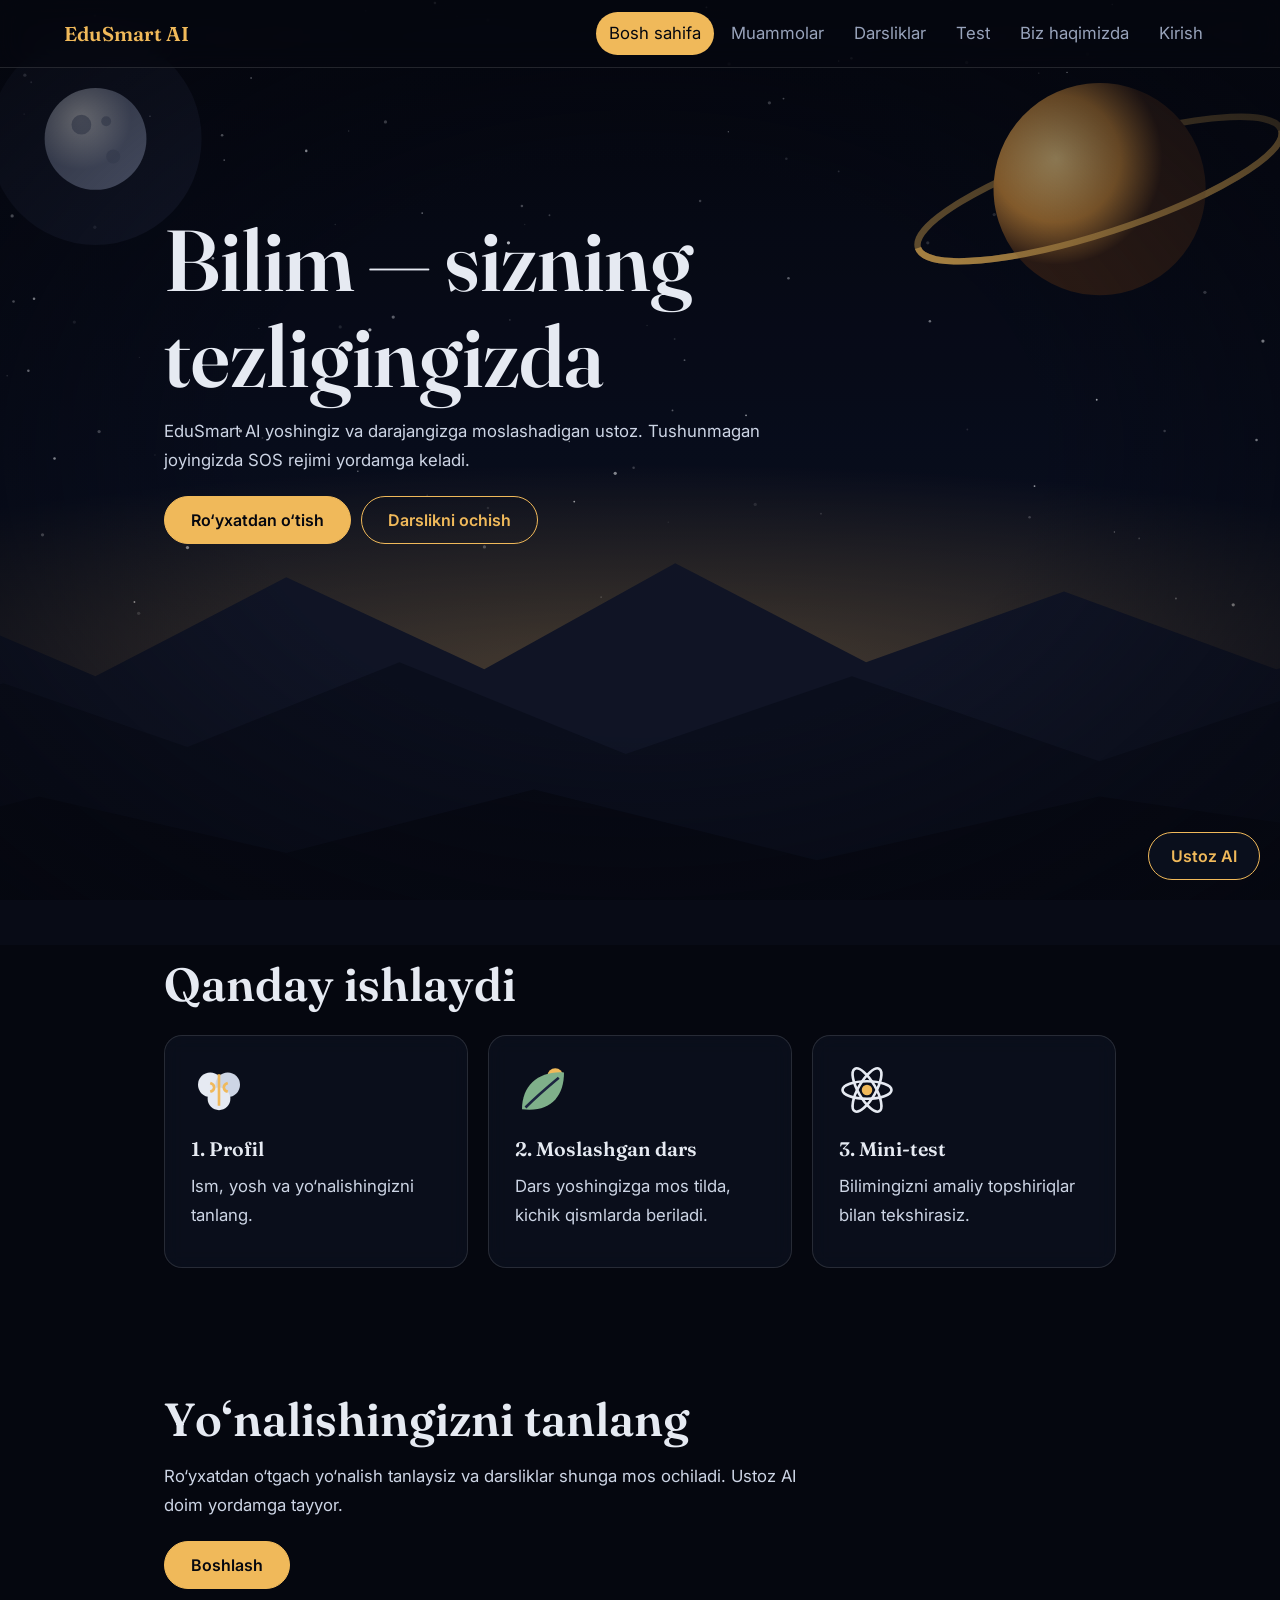
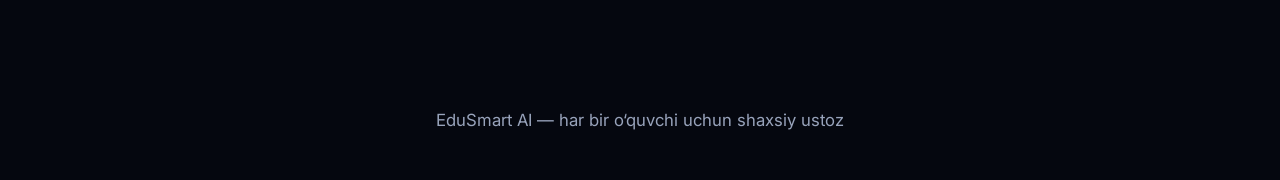
<file: edusmart/index.html>
<!DOCTYPE html><html lang="uz"><head><meta charset="utf-8"><meta name="viewport" content="width=device-width,initial-scale=1"><title>Bosh sahifa — EduSmart AI</title><link href="https://fonts.googleapis.com/css2?family=Fraunces:wght@600&family=Inter:wght@400;600&display=swap" rel="stylesheet"><link rel="stylesheet" href="style.css"><script>sessionStorage.flip&&(document.documentElement.className="fl")</script></head><body><main><section class="hero"><h1>Bilim — sizning tezligingizda</h1><p>EduSmart AI yoshingiz va darajangizga moslashadigan ustoz. Tushunmagan joyingizda SOS rejimi yordamga keladi.</p><a class="btn" href="kirish.html">Ro‘yxatdan o‘tish</a><a class="btn g" href="darsliklar.html">Darslikni ochish</a></section>
<section><h2>Qanday ishlaydi</h2><div class="grid"><div class="card"><img src="assets/brain.svg" alt=""><h3>1. Profil</h3><p>Ism, yosh va yo‘nalishingizni tanlang.</p></div><div class="card"><img src="assets/leaf.svg" alt=""><h3>2. Moslashgan dars</h3><p>Dars yoshingizga mos tilda, kichik qismlarda beriladi.</p></div><div class="card"><img src="assets/atom.svg" alt=""><h3>3. Mini-test</h3><p>Bilimingizni amaliy topshiriqlar bilan tekshirasiz.</p></div></div></section>
<section><h2>Yo‘nalishingizni tanlang</h2><p>Ro‘yxatdan o‘tgach yo‘nalish tanlaysiz va darsliklar shunga mos ochiladi. Ustoz AI doim yordamga tayyor.</p><a class="btn" href="kirish.html">Boshlash</a></section></main><script src="data.js"></script><script src="app.js"></script></body></html>
</file>
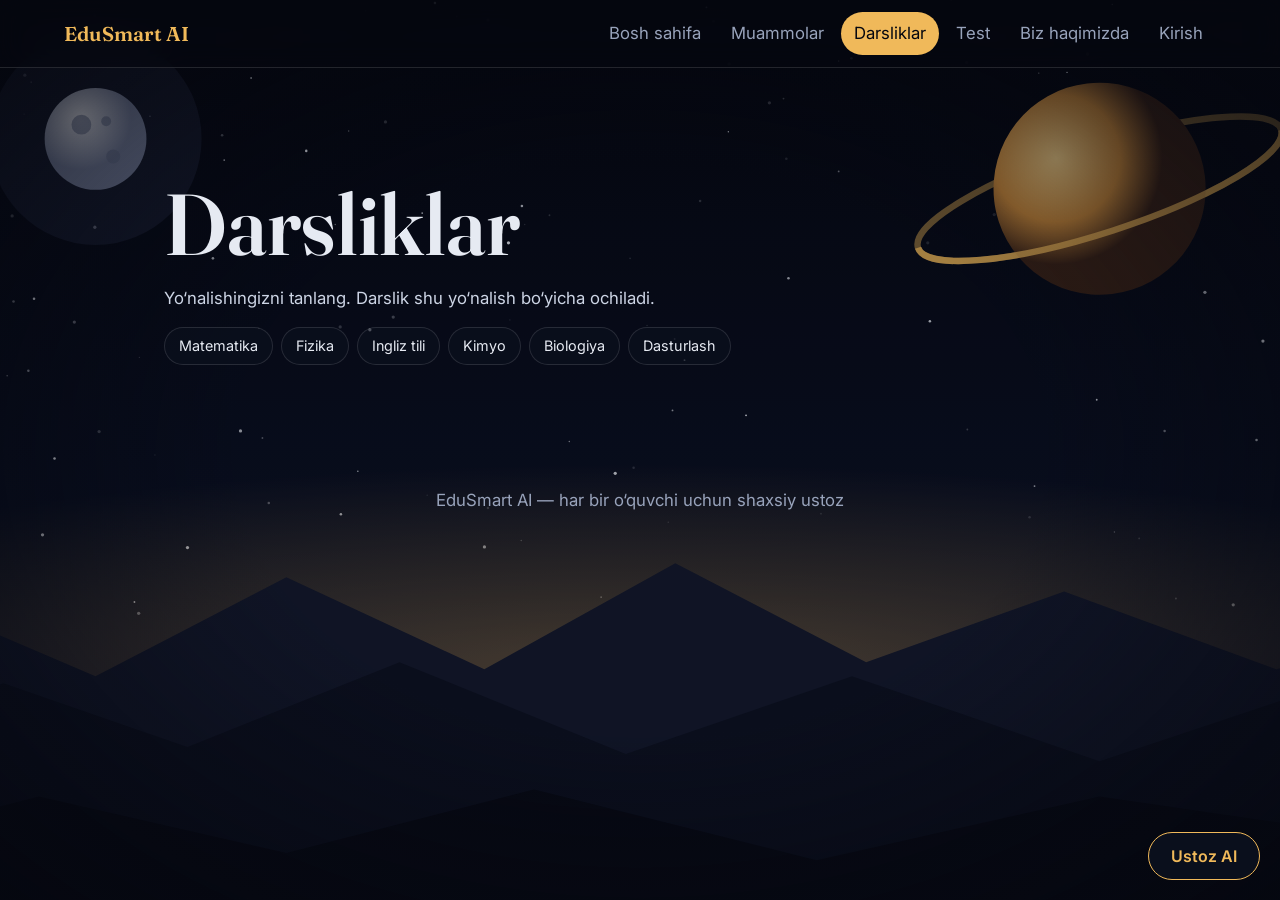
<file: edusmart/darsliklar.html>
<!DOCTYPE html><html lang="uz"><head><meta charset="utf-8"><meta name="viewport" content="width=device-width,initial-scale=1"><title>Darsliklar — EduSmart AI</title><link href="https://fonts.googleapis.com/css2?family=Fraunces:wght@600&family=Inter:wght@400;600&display=swap" rel="stylesheet"><link rel="stylesheet" href="style.css"><script>sessionStorage.flip&&(document.documentElement.className="fl")</script></head><body><main><section style="padding-top:12vh"><h1>Darsliklar</h1><p>Yo‘nalishingizni tanlang. Darslik shu yo‘nalish bo‘yicha ochiladi.</p><div id="ch" class="chips"></div><div id="bw"></div></section></main><script src="data.js"></script><script src="app.js"></script><script>
const d=localStorage.es_d||(me&&me.d)||'';
$('#ch').innerHTML=Object.keys(D).map(k=>`<button class="chip${k==d?' on2':''}" data-k="${k}">${D[k].n}</button>`).join('');
document.querySelectorAll('.chip').forEach(b=>b.onclick=()=>{localStorage.es_d=b.dataset.k;location.reload()});
if(D[d]){const X=D[d],L=X.l,pg=[['cv',`<h2>${X.n}<br>darsligi</h2><p>${L.length} ta dars. Sahifani varaqlang.</p>`],['',`<h3>Mundarija</h3>`+L.map((l,i)=>`<p><a href="#" class="jm" data-i="${i}">${i+1}. ${l[0]}</a></p>`).join('')]];
L.forEach((l,i)=>{const q=l[3].split('|');pg.push(['',`<h3>${i+1}-dars: ${l[0]}</h3><p>${l[1]}</p><p><b>Misol:</b> ${l[2]}</p>`],['',`<h3>Mashq</h3><p>${q[0]}</p><input class="an" placeholder="Javobingiz"><button class="btn sm ck" data-i="${i}">Tekshirish</button><p class="fb"></p><button class="btn g sm sos" data-i="${i}">Tushunmadim</button>`])});
pg.push(['',`<h3>Dars tugadi</h3><p>Bilimingizni mini-testda tekshiring.</p><a class="btn" href="test.html">Testni boshlash</a>`],['',`<h3>Savolingiz bormi?</h3><p>Ustoz AI istalgan mavzuni oddiy tilda tushuntiradi.</p><button class="btn" id="ai2">Ustoz AI ga yozish</button>`]);
let h='';for(let k=0;k<pg.length;k+=2)h+=`<div class="lf"><div class="${pg[k][0]}">${pg[k][1]}</div><div class="b ${pg[k+1][0]}">${pg[k+1][1]}</div></div>`;
$('#bw').innerHTML=`<div class="book">${h}</div><div class="bk"><button class="btn g" id="pv">Orqaga</button><button class="btn" id="nx">Keyingi sahifa</button></div>`;
const V=[...document.querySelectorAll('.lf')];let k=0;V.forEach((l,i)=>l.style.zIndex=50-i);
function go(x){if(x>0&&k<V.length){const l=V[k];l.style.zIndex=200;l.classList.add('t');setTimeout(()=>l.style.zIndex=10+V.indexOf(l),450);k++}else if(x<0&&k>0){k--;const l=V[k];l.style.zIndex=200;l.classList.remove('t');setTimeout(()=>l.style.zIndex=50-V.indexOf(l),450)}}
function to(n){if(k==n)return;go(k<n?1:-1);setTimeout(()=>to(n),300)}
$('#nx').onclick=()=>go(1);$('#pv').onclick=()=>go(-1);addEventListener('keydown',e=>{if(e.target.tagName!='INPUT'){if(e.key=='ArrowRight')go(1);if(e.key=='ArrowLeft')go(-1)}});
document.querySelectorAll('.jm').forEach(a=>a.onclick=e=>{e.preventDefault();to(1+ +a.dataset.i)});
document.querySelectorAll('.ck').forEach(b=>b.onclick=()=>{const l=L[b.dataset.i],q=l[3].split('|'),v=nm(b.parentNode.querySelector('.an').value),f=b.parentNode.querySelector('.fb');if(q[1].split('/').some(a=>nm(a)==v)){f.textContent='To‘g‘ri! '+l[1].split(/(?<=\.)\s/)[0];f.style.color='#7fb08a'}else{f.textContent='Hali emas. Ishora: '+q[2];f.style.color='#ff9b9b'}});
document.querySelectorAll('.sos').forEach(b=>b.onclick=()=>aiOpen(d,+b.dataset.i));
$('#ai2').onclick=()=>$('#aib').click()}
</script></body></html>
</file>
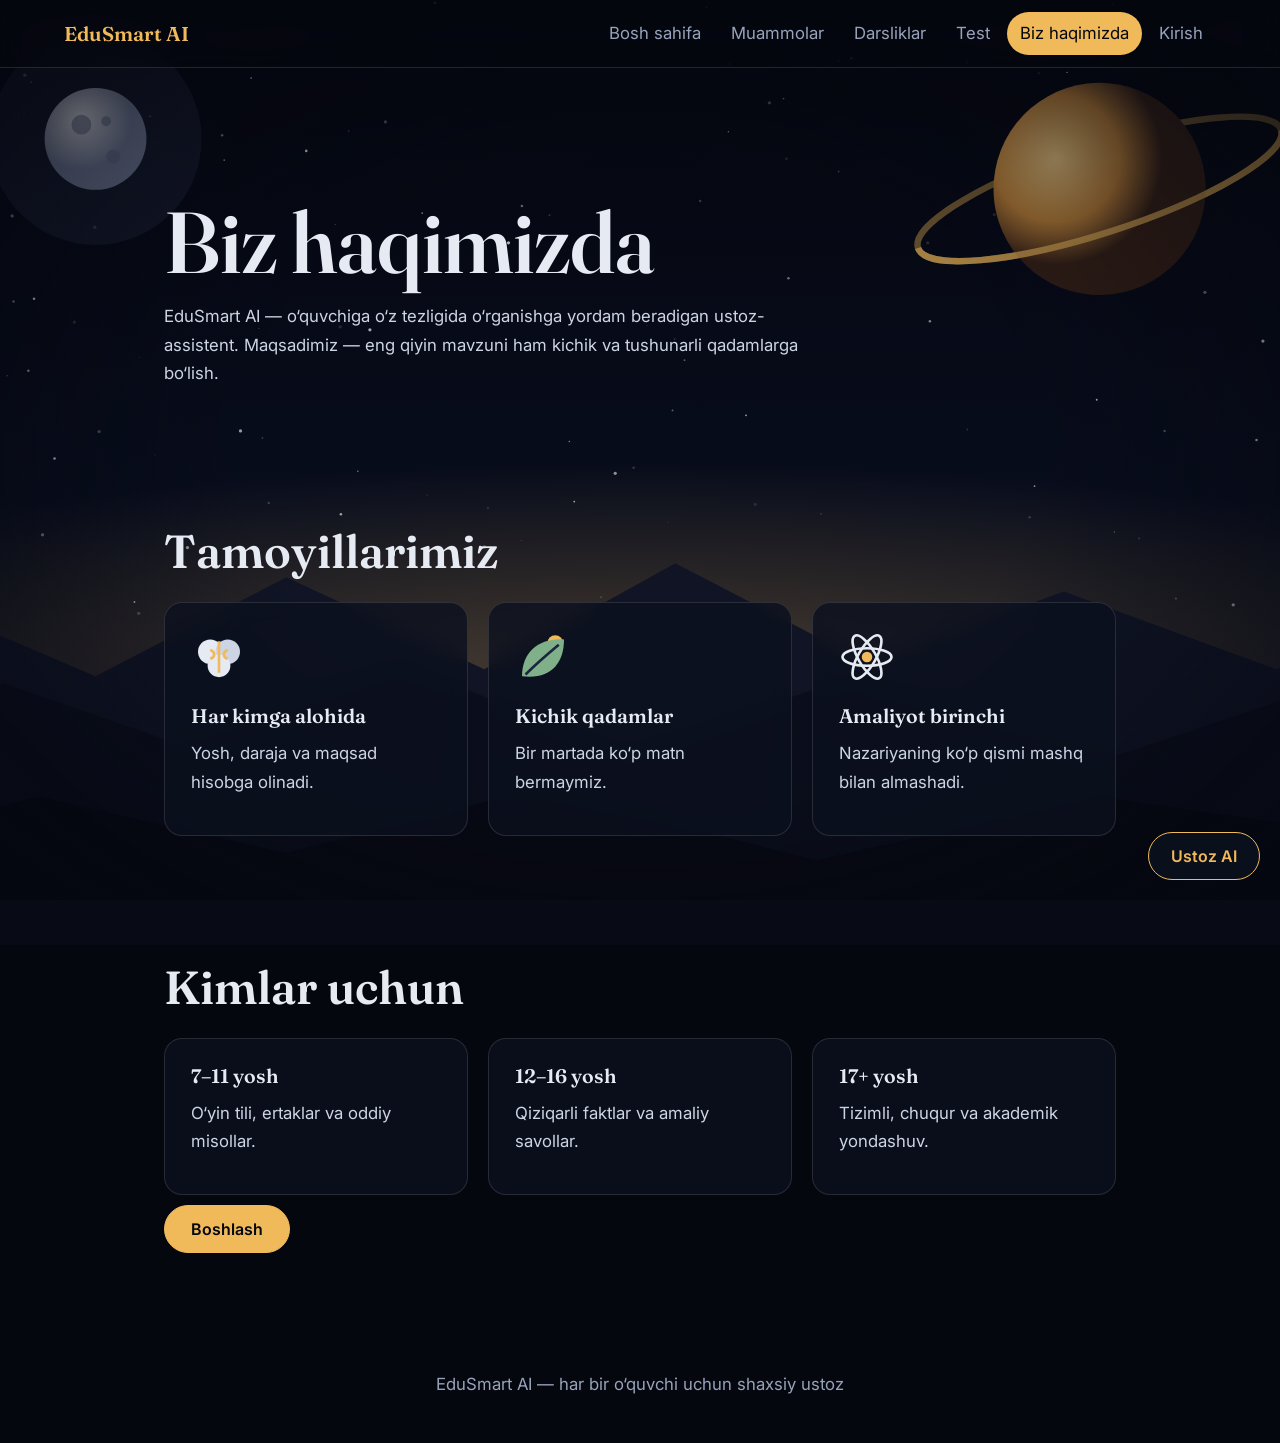
<file: edusmart/haqimizda.html>
<!DOCTYPE html><html lang="uz"><head><meta charset="utf-8"><meta name="viewport" content="width=device-width,initial-scale=1"><title>Biz haqimizda — EduSmart AI</title><link href="https://fonts.googleapis.com/css2?family=Fraunces:wght@600&family=Inter:wght@400;600&display=swap" rel="stylesheet"><link rel="stylesheet" href="style.css"><script>sessionStorage.flip&&(document.documentElement.className="fl")</script></head><body><main><section style="padding-top:14vh"><h1>Biz haqimizda</h1><p>EduSmart AI — o‘quvchiga o‘z tezligida o‘rganishga yordam beradigan ustoz-assistent. Maqsadimiz — eng qiyin mavzuni ham kichik va tushunarli qadamlarga bo‘lish.</p></section>
<section><h2>Tamoyillarimiz</h2><div class="grid"><div class="card"><img src="assets/brain.svg" alt=""><h3>Har kimga alohida</h3><p>Yosh, daraja va maqsad hisobga olinadi.</p></div><div class="card"><img src="assets/leaf.svg" alt=""><h3>Kichik qadamlar</h3><p>Bir martada ko‘p matn bermaymiz.</p></div><div class="card"><img src="assets/atom.svg" alt=""><h3>Amaliyot birinchi</h3><p>Nazariyaning ko‘p qismi mashq bilan almashadi.</p></div></div></section>
<section><h2>Kimlar uchun</h2><div class="grid"><div class="card"><h3>7–11 yosh</h3><p>O‘yin tili, ertaklar va oddiy misollar.</p></div><div class="card"><h3>12–16 yosh</h3><p>Qiziqarli faktlar va amaliy savollar.</p></div><div class="card"><h3>17+ yosh</h3><p>Tizimli, chuqur va akademik yondashuv.</p></div></div><a class="btn" href="kirish.html">Boshlash</a></section></main><script src="data.js"></script><script src="app.js"></script></body></html>
</file>
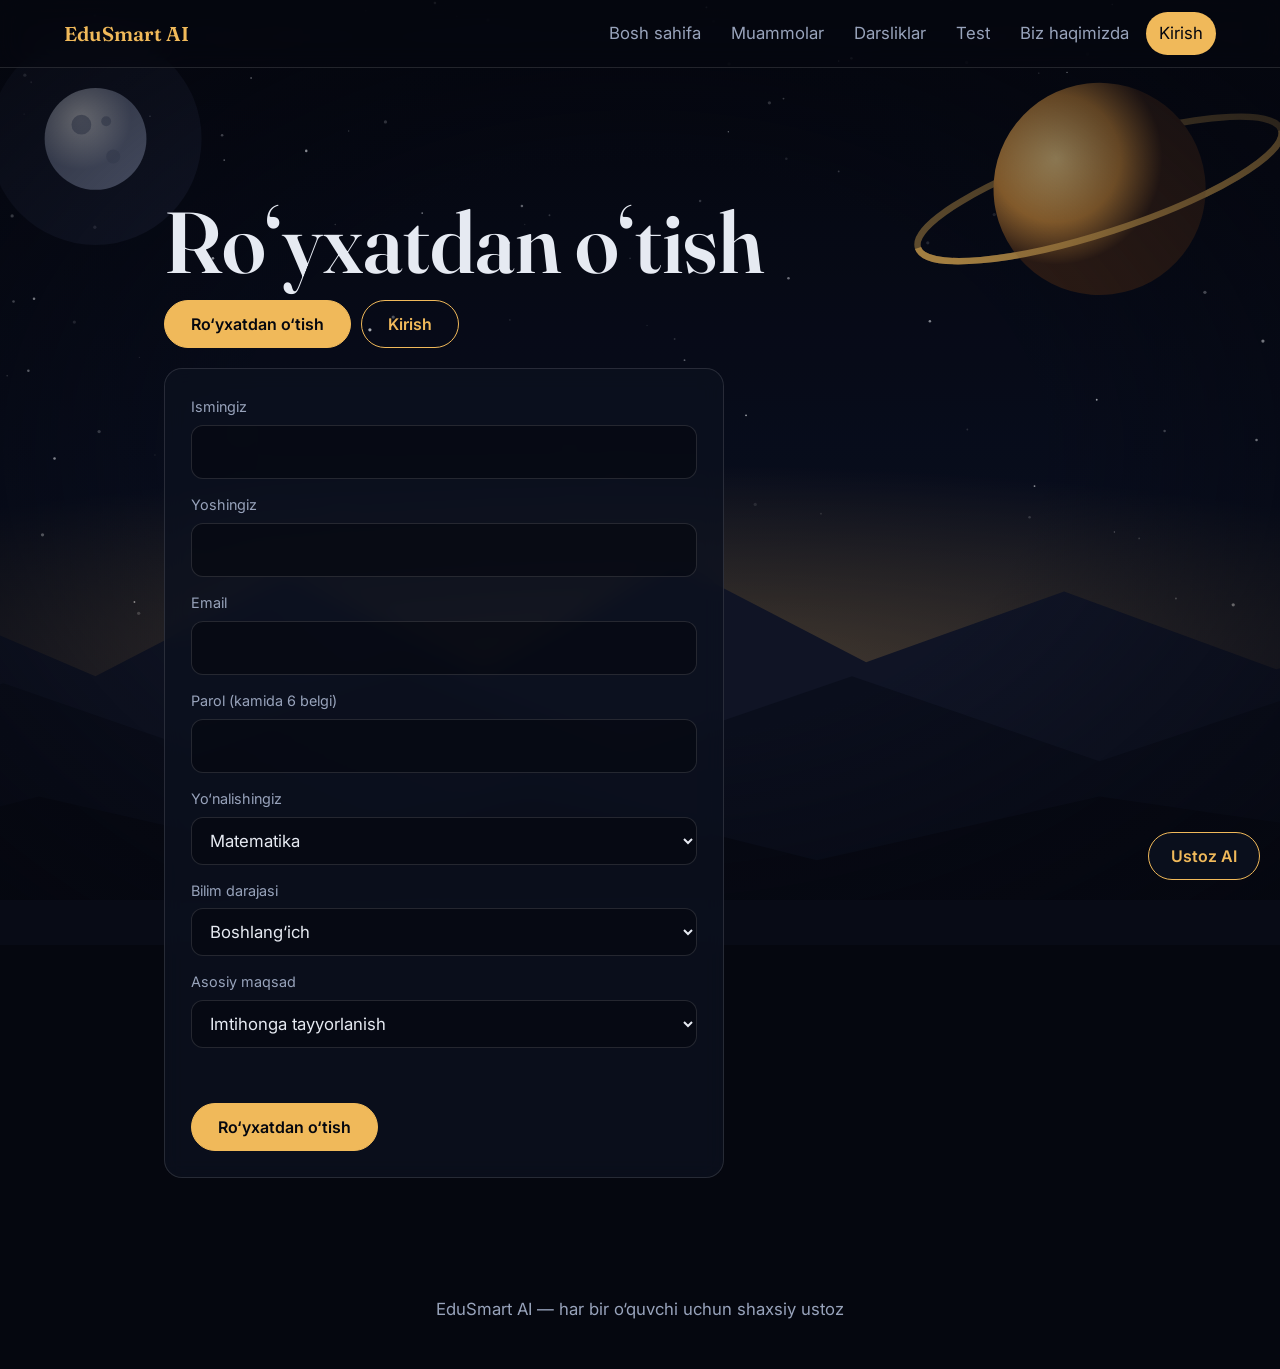
<file: edusmart/kirish.html>
<!DOCTYPE html><html lang="uz"><head><meta charset="utf-8"><meta name="viewport" content="width=device-width,initial-scale=1"><title>Kirish — EduSmart AI</title><link href="https://fonts.googleapis.com/css2?family=Fraunces:wght@600&family=Inter:wght@400;600&display=swap" rel="stylesheet"><link rel="stylesheet" href="style.css"><script>sessionStorage.flip&&(document.documentElement.className="fl")</script></head><body><main><section style="padding-top:14vh"><h1>Ro‘yxatdan o‘tish</h1><div><button class="btn" id="tr">Ro‘yxatdan o‘tish</button><button class="btn g" id="tl">Kirish</button></div>
<form class="card fm" id="fr"><label>Ismingiz</label><input id="n"><label>Yoshingiz</label><input id="a" type="number" min="7" max="99"><label>Email</label><input id="e" type="email"><label>Parol (kamida 6 belgi)</label><input id="p" type="password"><label>Yo‘nalishingiz</label><select id="d"></select><label>Bilim darajasi</label><select id="l"><option>Boshlang‘ich</option><option>O‘rta</option><option>Yuqori</option></select><label>Asosiy maqsad</label><select id="g"><option>Imtihonga tayyorlanish</option><option>Maktab darsini o‘zlashtirish</option><option>Amaliy ko‘nikma hosil qilish</option></select><p class="er" id="er"></p><button class="btn" type="submit">Ro‘yxatdan o‘tish</button></form>
<form class="card fm hide" id="fl2"><label>Email</label><input id="le" type="email"><label>Parol</label><input id="lp" type="password"><p class="er" id="er2"></p><button class="btn" type="submit">Kirish</button></form><div class="card fm hide" id="ok"></div></section></main><script src="data.js"></script><script src="app.js"></script><script>
$('#d').innerHTML=Object.keys(D).map(k=>`<option value="${k}">${D[k].n}</option>`).join('');const E=s=>String(s).replace(/[&<>"]/g,c=>'&#'+c.charCodeAt(0)+';'),show=id=>['fr','fl2','ok'].forEach(i=>$('#'+i).classList.toggle('hide',i!=id));
$('#tr').onclick=()=>show('fr');$('#tl').onclick=()=>show('fl2');
function done(u){localStorage.es_me=u.e;if(u.d)localStorage.es_d=u.d;const m=u.a<12?'o‘yin va ertak tilida':u.a<17?'qiziqarli faktlar va amaliy savollar bilan':'tizimli va chuqur tahlil bilan';$('#ok').innerHTML=`<h3>Xush kelibsiz, ${E(u.n)}!</h3><p>${E((D[u.d]||{n:"Tanlangan"}).n)} yo‘nalishi bo‘yicha darslar sizga ${m} o‘tiladi. Daraja: ${E(u.l)}. Maqsad: ${E(u.g)}.</p><a class="btn" href="darsliklar.html">Darslikni ochish</a><button class="btn g" id="lo">Chiqish</button>`;show('ok');$('#lo').onclick=()=>{localStorage.removeItem('es_me');location.reload()}}
$('#fr').onsubmit=ev=>{ev.preventDefault();const u={n:$('#n').value.trim(),a:+$('#a').value,e:$('#e').value.trim().toLowerCase(),p:$('#p').value,d:$('#d').value,l:$('#l').value,g:$('#g').value},er=$('#er');
if(!u.n)return er.textContent='Ismingizni kiriting.';if(!(u.a>=7&&u.a<=99))return er.textContent='Yosh 7 dan 99 gacha bo‘lishi kerak.';if(!/^\S+@\S+\.\S+$/.test(u.e))return er.textContent='Email noto‘g‘ri.';if(u.p.length<6)return er.textContent='Parol kamida 6 belgi bo‘lsin.';if(U().some(x=>x.e==u.e))return er.textContent='Bu email ro‘yxatdan o‘tgan. “Kirish” tugmasini bosing.';
localStorage.es_users=JSON.stringify(U().concat(u));done(u)};
$('#fl2').onsubmit=ev=>{ev.preventDefault();const u=U().find(x=>x.e==$('#le').value.trim().toLowerCase()&&x.p==$('#lp').value);u?done(u):$('#er2').textContent='Email yoki parol noto‘g‘ri.'};
if(me)done(me);</script></body></html>
</file>
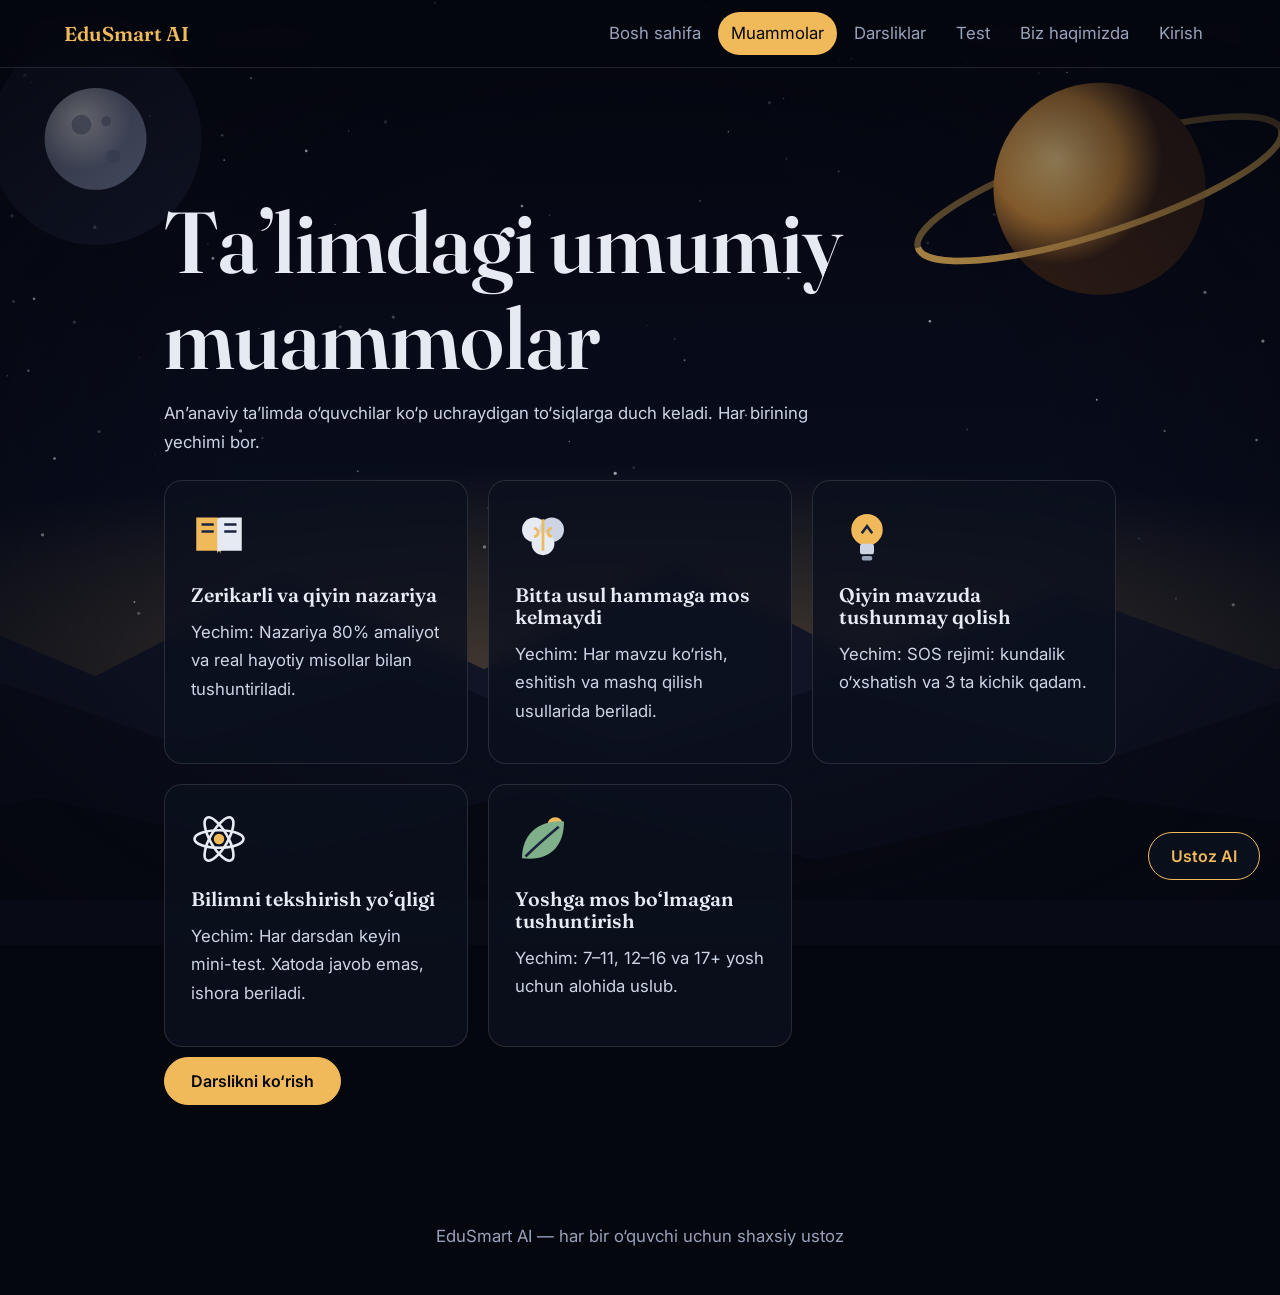
<file: edusmart/muammolar.html>
<!DOCTYPE html><html lang="uz"><head><meta charset="utf-8"><meta name="viewport" content="width=device-width,initial-scale=1"><title>Muammolar — EduSmart AI</title><link href="https://fonts.googleapis.com/css2?family=Fraunces:wght@600&family=Inter:wght@400;600&display=swap" rel="stylesheet"><link rel="stylesheet" href="style.css"><script>sessionStorage.flip&&(document.documentElement.className="fl")</script></head><body><main><section style="padding-top:14vh"><h1>Ta’limdagi umumiy muammolar</h1><p>An’anaviy ta’limda o‘quvchilar ko‘p uchraydigan to‘siqlarga duch keladi. Har birining yechimi bor.</p><div class="grid"><div class="card"><img src="assets/book.svg" alt=""><h3>Zerikarli va qiyin nazariya</h3><p>Yechim: Nazariya 80% amaliyot va real hayotiy misollar bilan tushuntiriladi.</p></div><div class="card"><img src="assets/brain.svg" alt=""><h3>Bitta usul hammaga mos kelmaydi</h3><p>Yechim: Har mavzu ko‘rish, eshitish va mashq qilish usullarida beriladi.</p></div><div class="card"><img src="assets/bulb.svg" alt=""><h3>Qiyin mavzuda tushunmay qolish</h3><p>Yechim: SOS rejimi: kundalik o‘xshatish va 3 ta kichik qadam.</p></div><div class="card"><img src="assets/atom.svg" alt=""><h3>Bilimni tekshirish yo‘qligi</h3><p>Yechim: Har darsdan keyin mini-test. Xatoda javob emas, ishora beriladi.</p></div><div class="card"><img src="assets/leaf.svg" alt=""><h3>Yoshga mos bo‘lmagan tushuntirish</h3><p>Yechim: 7–11, 12–16 va 17+ yosh uchun alohida uslub.</p></div></div><a class="btn" href="darsliklar.html">Darslikni ko‘rish</a></section></main><script src="data.js"></script><script src="app.js"></script></body></html>
</file>
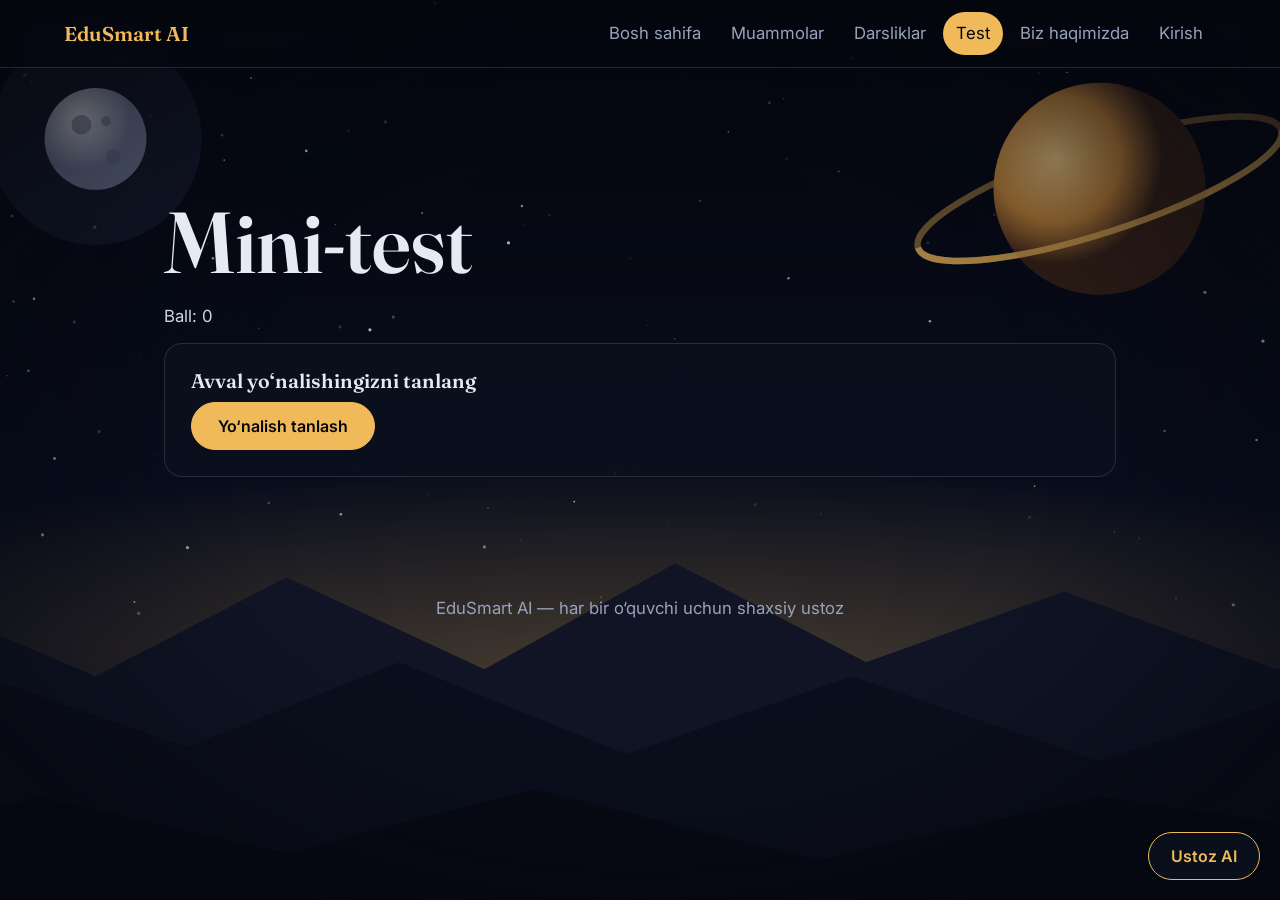
<file: edusmart/test.html>
<!DOCTYPE html><html lang="uz"><head><meta charset="utf-8"><meta name="viewport" content="width=device-width,initial-scale=1"><title>Test — EduSmart AI</title><link href="https://fonts.googleapis.com/css2?family=Fraunces:wght@600&family=Inter:wght@400;600&display=swap" rel="stylesheet"><link rel="stylesheet" href="style.css"><script>sessionStorage.flip&&(document.documentElement.className="fl")</script></head><body><main><section style="padding-top:14vh"><h1 id="tt">Mini-test</h1><p id="sc">Ball: 0</p><div class="card" id="q"></div></section></main><script src="data.js"></script><script src="app.js"></script><script>
const d=localStorage.es_d||(me&&me.d)||'';
if(!D[d])$('#q').innerHTML='<h3>Avval yo‘nalishingizni tanlang</h3><a class="btn" href="darsliklar.html">Yo‘nalish tanlash</a>';else{
const Q=D[d].l.map(l=>{const p=l[3].split('|');return[p[0],p[1],p[2],l[1].split(/(?<=\.)\s/)[0]]});let i=0,s=0;
$('#tt').textContent=D[d].n+': mini-test';
function show(){const q=$('#q');if(i>=Q.length){q.innerHTML=`<h3>Tugadi: ${s}/${Q.length}</h3><p>${s<3?'Qiyin bo‘lsa, darslikdagi “Tushunmadim” tugmasini bosing. Ustoz AI yordam beradi.':'Ajoyib natija!'}</p><a class="btn" href="darsliklar.html">Darslikka qaytish</a>`;return}
const x=Q[i];q.innerHTML=`<h3>${i+1}/${Q.length}. ${x[0]}</h3><input id="an"><button class="btn" id="ck">Tekshirish</button><button class="btn g" id="sk">O‘tkazish</button><p id="m"></p>`;
$('#sk').onclick=()=>{i++;show()};
$('#ck').onclick=()=>{if(x[1].split('/').some(a=>nm(a)==nm($('#an').value))){s++;$('#sc').textContent='Ball: '+s;$('#m').textContent='To‘g‘ri! '+x[3];$('#ck').disabled=1;setTimeout(()=>{i++;show()},1800)}else $('#m').textContent='Hali emas. Ishora: '+x[2]+' Yana urinib ko‘rasizmi?'}}
show()}
</script></body></html>
</file>
<file: edusmart/style.css>
:root{--a:#f0b95a;--t:#e6eaf2;--m:#98a3bb;--l:#ffffff1f}
*{box-sizing:border-box;margin:0}
html{scroll-behavior:smooth}
html.fl nav,html.fl main{visibility:hidden}
body{background:#05070f;color:var(--t);font:400 1.05rem/1.7 Inter,system-ui,sans-serif;overflow-x:hidden}
h1,h2,h3{font-family:Fraunces,Georgia,serif;font-weight:600;line-height:1.12}
#bg{position:fixed;inset:-5%;z-index:-2;will-change:transform}
#bg img{width:100%;height:100%;object-fit:cover;animation:kb 45s ease-in-out infinite alternate}
@keyframes kb{to{transform:scale(1.1) translate(-1.5%,-1%)}}
#sh{position:fixed;inset:0;z-index:-1;background:radial-gradient(ellipse at center,#0000 45%,#05070fbb),#05070f40}
#bar{position:fixed;top:0;left:0;height:3px;width:0;background:var(--a);z-index:99}
nav{position:sticky;top:0;z-index:60;display:flex;flex-wrap:wrap;gap:4px;align-items:center;padding:12px 5vw;background:#05070f99;backdrop-filter:blur(14px);border-bottom:1px solid var(--l)}
nav b{font:600 1.25rem Fraunces,serif;margin-right:auto;color:var(--a)}
nav a{color:var(--m);text-decoration:none;padding:7px 13px;border-radius:99px;transition:.3s}
nav a:hover,nav a.on{color:#05070f;background:var(--a)}
main{max-width:1080px;margin:auto;padding:0 5vw}
section{padding:11vh 0 3vh}
h1{font-size:clamp(2.6rem,7vw,5.4rem)}
h2{font-size:clamp(1.8rem,4vw,2.9rem);margin-bottom:16px}
p{max-width:60ch;margin:12px 0;color:#cdd5e5}
.grid{display:grid;grid-template-columns:repeat(auto-fit,minmax(240px,1fr));gap:20px;margin-top:24px}
.card{display:block;color:inherit;text-decoration:none;padding:26px;border-radius:18px;background:#0c111ecc;border:1px solid var(--l);backdrop-filter:blur(10px);transition:.35s}
.card:hover{transform:translateY(-6px);border-color:var(--a)}
.card>img{width:56px;height:56px;margin-bottom:12px;animation:bob 6s ease-in-out infinite}
@keyframes bob{50%{transform:translateY(-8px) rotate(4deg)}}
.hero{min-height:88vh;position:relative;padding-top:16vh}
.hb{position:absolute;right:0;top:14vh;width:min(300px,34vw);animation:bob 7s ease-in-out infinite;filter:drop-shadow(0 30px 40px #000a)}
.btn{display:inline-block;margin:10px 10px 0 0;padding:13px 26px;border-radius:99px;border:1px solid var(--a);background:var(--a);color:#05070f;font:600 1rem Inter,sans-serif;cursor:pointer;text-decoration:none;transition:.3s}
.btn:hover{background:transparent;color:var(--a);transform:translateY(-3px)}
.btn.g{background:transparent;color:var(--a)}
.btn.g:hover{background:var(--a);color:#05070f}
.rv{opacity:0;transform:translateY(40px);transition:.9s cubic-bezier(.2,.8,.2,1)}
.rv.in{opacity:1;transform:none}
.w{display:inline-block;white-space:nowrap}
.ch{display:inline-block;opacity:0;transform:translateY(.7em) rotate(8deg);filter:blur(6px);transition:.8s cubic-bezier(.2,.8,.2,1);transition-delay:calc(var(--i)*30ms)}
.on .ch{opacity:1;transform:none;filter:none}
.on .ch:hover{color:var(--a);transform:translateY(-.1em);transition-delay:0s;transition-duration:.2s}
label{display:block;color:var(--m);font-size:.9rem}
input,select{width:100%;padding:12px 14px;margin:5px 0 14px;border-radius:12px;border:1px solid var(--l);background:#05070f99;color:var(--t);font:inherit}
input:focus,select:focus{outline:2px solid var(--a)}
.fm{max-width:560px;margin-top:20px}
.er{color:#ff9b9b;min-height:1.5em;margin:0 0 6px}
.hide{display:none!important}
.opt{display:block;width:100%;text-align:left;margin:8px 0;padding:12px 16px;border-radius:12px;border:1px solid var(--l);background:#ffffff10;color:var(--t);font:inherit;cursor:pointer;transition:.25s}
.opt:hover{border-color:var(--a);transform:translateX(8px)}
.ok{border-color:#7fb08a!important;background:#7fb08a33!important}
.no{border-color:#ff9b9b!important;animation:sh .4s}
@keyframes sh{25%{transform:translateX(-8px)}75%{transform:translateX(8px)}}
.book{position:relative;width:min(960px,94vw);height:min(540px,72vh);margin:30px auto 10px;perspective:2400px}
.book:before{content:"";position:absolute;left:50%;top:0;bottom:0;width:2px;background:var(--a);opacity:.5;z-index:300}
.lf{position:absolute;left:50%;top:0;width:50%;height:100%;transform-origin:left center;transform-style:preserve-3d;transition:transform 1.1s cubic-bezier(.5,.1,.2,1)}
.lf.t{transform:rotateY(-180deg)}
.lf>div{position:absolute;inset:0;padding:clamp(14px,3vw,32px);overflow:auto;backface-visibility:hidden;background:linear-gradient(90deg,#141b2e,#1c2540);border:1px solid var(--l);font-size:clamp(.78rem,1.6vw,1rem);line-height:1.55}
.lf>.b{transform:rotateY(180deg);background:linear-gradient(270deg,#141b2e,#1c2540)}
.lf>.cv{display:grid;place-content:center;text-align:center;background:linear-gradient(135deg,#1c2540,#0b1020);border-color:var(--a)}
.lf h3{margin-bottom:8px;color:var(--a)}
.lf p{font-size:inherit;margin:8px 0}
.bk{text-align:center}
#pg{position:fixed;inset:0;z-index:200;pointer-events:none;perspective:2400px}
#pg i{position:absolute;inset:0;transform-origin:left center;backface-visibility:hidden;background:url(assets/book.svg) center/90px no-repeat,repeating-linear-gradient(#0000 0 31px,#ffffff0d 31px 32px),linear-gradient(90deg,#0f1424,#1b2440 50%,#0f1424);box-shadow:inset 0 0 160px #000c}
#pg i.in{animation:tin 1.1s cubic-bezier(.6,.05,.3,1) forwards}
#pg i.out{transform:rotateY(-180deg);animation:tout .85s cubic-bezier(.6,.05,.3,1) forwards}
@keyframes tin{to{transform:rotateY(-180deg)}}
@keyframes tout{to{transform:rotateY(0)}}
footer{text-align:center;padding:10vh 5vw 5vh;color:var(--m)}
@media(prefers-reduced-motion:reduce){*{animation:none!important;transition:none!important}.ch,.rv{opacity:1;transform:none;filter:none}}
.card>img{animation:none}.on .ch:hover{color:inherit;transform:none}
.lf{transition-duration:.85s}
.lf>div{box-shadow:inset 0 0 40px #0006}
#pg i{background:linear-gradient(100deg,#1b2545,#26325c 50%,#161e3a);border-right:3px solid var(--a);box-shadow:-30px 0 70px #000b}
#pg i:after{content:"";position:absolute;inset:0;background:linear-gradient(90deg,#000a,#0000 35%,#ffffff12 75%,#0000)}
#pg i.in{animation:tin2 .6s cubic-bezier(.5,0,.2,1) forwards}
#pg i.out{animation:tout2 .42s cubic-bezier(.5,0,.2,1) forwards}
@keyframes tin2{from{transform:rotateY(0)}to{transform:rotateY(-180deg)}}
@keyframes tout2{to{transform:rotateY(0)}}
.chips{display:flex;flex-wrap:wrap;gap:8px;margin:14px 0 4px}
#ac button,.chip{padding:6px 14px;border-radius:99px;border:1px solid var(--l);background:#0c111e99;color:var(--t);font:inherit;font-size:.9rem;cursor:pointer;transition:.25s}
#ac button:hover,.chip:hover,.chip.on2{border-color:var(--a);color:var(--a)}
.btn.sm{padding:8px 16px;font-size:.9rem}
.lf input{margin:8px 0}.fb{min-height:1.4em}
.lf a.jm{color:var(--t);text-decoration:none}.lf a.jm:hover{color:var(--a)}
#aib{position:fixed;right:20px;bottom:20px;z-index:90;padding:13px 22px;border-radius:99px;border:1px solid var(--a);background:#0c111ee6;color:var(--a);font:600 1rem Inter,sans-serif;cursor:pointer;backdrop-filter:blur(10px);transition:.3s}
#aib:hover{background:var(--a);color:#05070f}
#aip{position:fixed;right:20px;bottom:78px;z-index:90;width:min(380px,92vw);height:min(520px,70vh);display:none;flex-direction:column;border-radius:18px;background:#0a0f1cf2;border:1px solid var(--l);backdrop-filter:blur(14px);overflow:hidden;box-shadow:0 20px 60px #000a}
#aip.op{display:flex;animation:up .35s ease}
@keyframes up{from{opacity:0;transform:translateY(20px)}}
#aip header{padding:14px 16px;border-bottom:1px solid var(--l);font:600 1.1rem Fraunces,serif;color:var(--a);display:flex;justify-content:space-between}
#am{flex:1;overflow:auto;padding:14px;display:flex;flex-direction:column;gap:10px}
.mg{max-width:88%;padding:10px 14px;border-radius:14px;font-size:.92rem;line-height:1.5}
.mg.a{background:#ffffff14;align-self:flex-start}.mg.u{background:var(--a);color:#05070f;align-self:flex-end}
#ac{display:flex;flex-wrap:wrap;gap:6px;padding:0 14px 8px}
#aip form{display:flex;gap:8px;padding:10px;border-top:1px solid var(--l)}
#aip input{margin:0;flex:1}
#aip form button{padding:0 16px;border-radius:12px;border:0;background:var(--a);font-weight:600;cursor:pointer}
</file>
